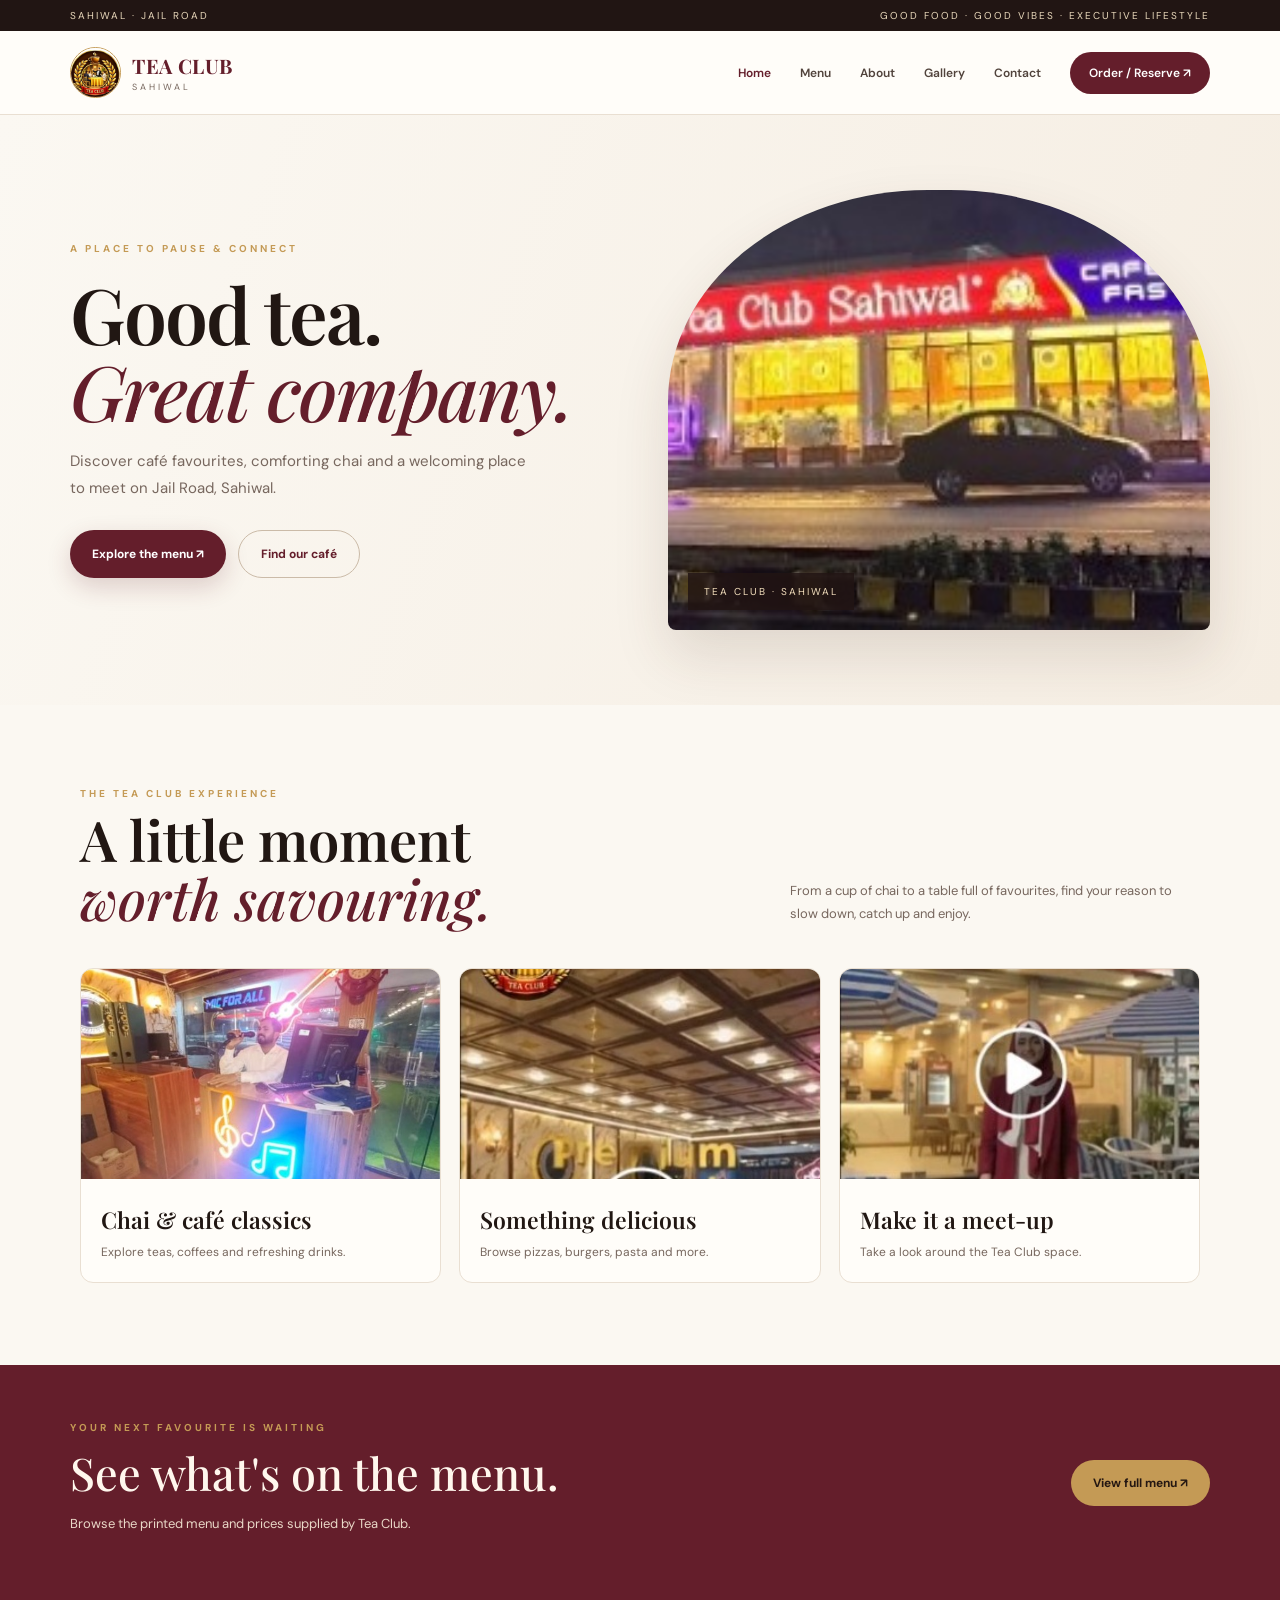
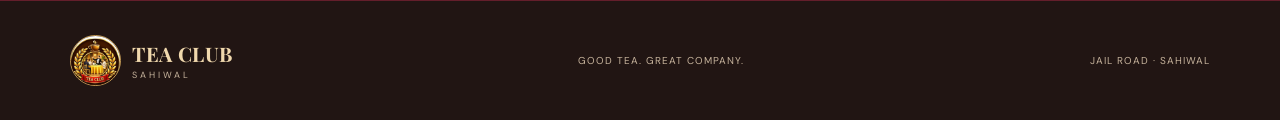
<file: index.html>
<!doctype html><html lang="en"><head><meta charset="utf-8"><meta name="viewport" content="width=device-width,initial-scale=1"><meta name="theme-color" content="#641e2b"><meta name="description" content="Tea Club Sahiwal — café, chai, food and good company on Jail Road."><title>Home | Tea Club Sahiwal</title><link rel="stylesheet" href="site.css"></head><body><div class="topbar"><span>SAHIWAL · JAIL ROAD</span><span>GOOD FOOD · GOOD VIBES · EXECUTIVE LIFESTYLE</span></div><header class="header"><a class="brand" href="index.html"><img src="assets/tea-club-logo.jpg" alt="Tea Club crest"><span><b>TEA CLUB</b><small>SAHIWAL</small></span></a><button class="hamb" aria-label="Toggle navigation" aria-expanded="false">☰</button><nav class="nav"><a class="active" href="index.html">Home</a><a class="" href="menu.html">Menu</a><a class="" href="about.html">About</a><a class="" href="gallery.html">Gallery</a><a class="" href="contact.html">Contact</a><a class="nav-button" href="contact.html">Order / Reserve ↗</a></nav></header><main><section class="hero"><div><div class="eyebrow">A PLACE TO PAUSE & CONNECT</div><h1>Good tea.<br><em>Great company.</em></h1><p>Discover café favourites, comforting chai and a welcoming place to meet on Jail Road, Sahiwal.</p><div class="actions"><a class="btn primary" href="menu.html">Explore the menu ↗</a><a class="btn outline" href="contact.html">Find our café</a></div></div><div class="hero-photo"><img src="assets/storefront.jpg" alt="Tea Club Sahiwal storefront"></div></section><section class="section wrap"><div class="section-head"><div><div class="eyebrow">THE TEA CLUB EXPERIENCE</div><h2>A little moment<br><em>worth savouring.</em></h2></div><p>From a cup of chai to a table full of favourites, find your reason to slow down, catch up and enjoy.</p></div><div class="cards"><a class="feature-card" href="menu.html"><img src="assets/cafe-interior.jpg" alt="Tea Club café interior"><div><h3>Chai & café classics</h3><p>Explore teas, coffees and refreshing drinks.</p></div></a><a class="feature-card" href="menu.html#fast-food"><img src="assets/premium-seating.jpg" alt="Tea Club seating"><div><h3>Something delicious</h3><p>Browse pizzas, burgers, pasta and more.</p></div></a><a class="feature-card" href="gallery.html"><img src="assets/outdoor-seating.jpg" alt="Tea Club outdoor seating"><div><h3>Make it a meet-up</h3><p>Take a look around the Tea Club space.</p></div></a></div></section><section class="band"><div><div class="eyebrow">YOUR NEXT FAVOURITE IS WAITING</div><h2>See what's on the menu.</h2><p>Browse the printed menu and prices supplied by Tea Club.</p></div><a class="btn" href="menu.html">View full menu ↗</a></section></main><footer class="footer"><a class="brand" href="index.html"><img src="assets/tea-club-logo.jpg" alt=""><span><b>TEA CLUB</b><small>SAHIWAL</small></span></a><span class="footer-note">GOOD TEA. GREAT COMPANY.</span><span class="footer-note">JAIL ROAD · SAHIWAL</span></footer><div class="mobile-cta"><a href="menu.html">Explore Menu</a><a href="https://wa.me/923001370792?text=Hi%20Tea%20Club%20Sahiwal%2C%20I%27d%20like%20to%20ask%20about%20ordering." target="_blank" rel="noopener">WhatsApp</a></div><script src="site.js"></script></body></html>
</file>
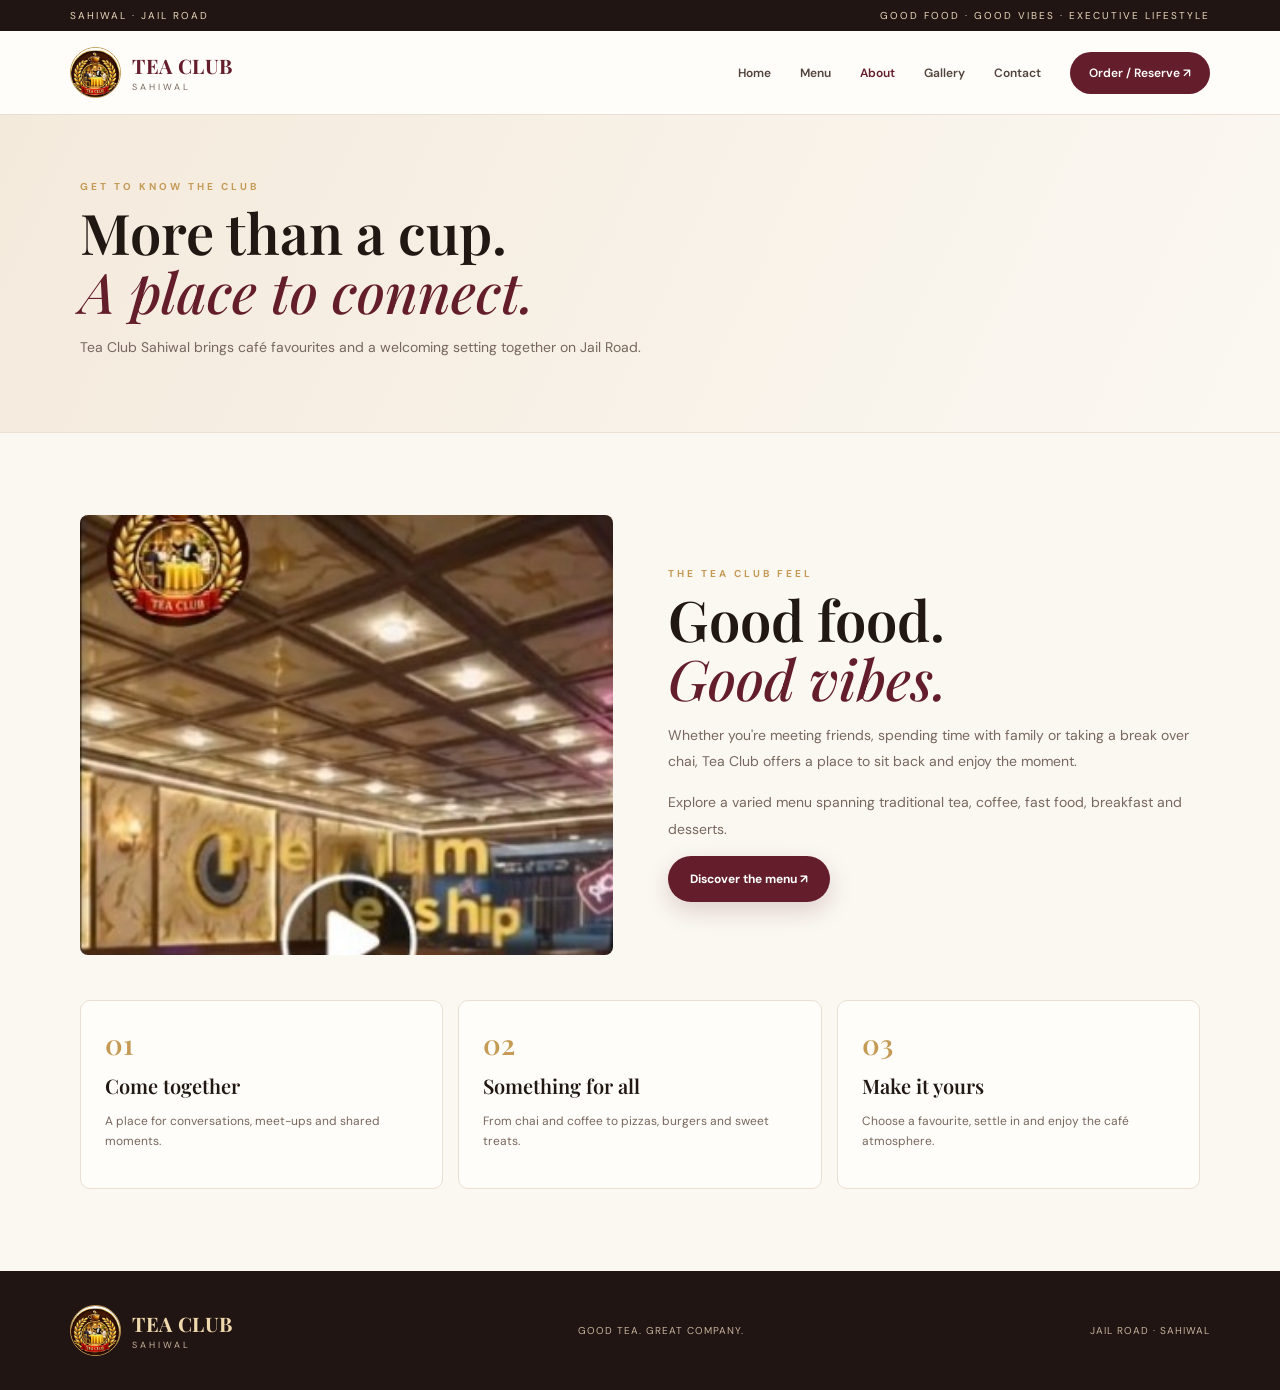
<file: about.html>
<!doctype html><html lang="en"><head><meta charset="utf-8"><meta name="viewport" content="width=device-width,initial-scale=1"><meta name="theme-color" content="#641e2b"><meta name="description" content="Tea Club Sahiwal — café, chai, food and good company on Jail Road."><title>About Us | Tea Club Sahiwal</title><link rel="stylesheet" href="site.css"></head><body><div class="topbar"><span>SAHIWAL · JAIL ROAD</span><span>GOOD FOOD · GOOD VIBES · EXECUTIVE LIFESTYLE</span></div><header class="header"><a class="brand" href="index.html"><img src="assets/tea-club-logo.jpg" alt="Tea Club crest"><span><b>TEA CLUB</b><small>SAHIWAL</small></span></a><button class="hamb" aria-label="Toggle navigation" aria-expanded="false">☰</button><nav class="nav"><a class="" href="index.html">Home</a><a class="" href="menu.html">Menu</a><a class="active" href="about.html">About</a><a class="" href="gallery.html">Gallery</a><a class="" href="contact.html">Contact</a><a class="nav-button" href="contact.html">Order / Reserve ↗</a></nav></header><main><section class="page-hero"><div class="wrap"><div class="eyebrow">GET TO KNOW THE CLUB</div><h1 class="page-title">More than a cup.<br><em>A place to connect.</em></h1><p>Tea Club Sahiwal brings café favourites and a welcoming setting together on Jail Road.</p></div></section><section class="section wrap"><div class="about-grid"><img src="assets/premium-seating.jpg" alt="Tea Club seating and interior"><div><div class="eyebrow">THE TEA CLUB FEEL</div><h2 class="page-title">Good food.<br><em>Good vibes.</em></h2><p>Whether you're meeting friends, spending time with family or taking a break over chai, Tea Club offers a place to sit back and enjoy the moment.</p><p>Explore a varied menu spanning traditional tea, coffee, fast food, breakfast and desserts.</p><a class="btn primary" href="menu.html">Discover the menu ↗</a></div></div><div class="values"><article class="value"><b>01</b><h3>Come together</h3><p>A place for conversations, meet-ups and shared moments.</p></article><article class="value"><b>02</b><h3>Something for all</h3><p>From chai and coffee to pizzas, burgers and sweet treats.</p></article><article class="value"><b>03</b><h3>Make it yours</h3><p>Choose a favourite, settle in and enjoy the café atmosphere.</p></article></div></section></main><footer class="footer"><a class="brand" href="index.html"><img src="assets/tea-club-logo.jpg" alt=""><span><b>TEA CLUB</b><small>SAHIWAL</small></span></a><span class="footer-note">GOOD TEA. GREAT COMPANY.</span><span class="footer-note">JAIL ROAD · SAHIWAL</span></footer><div class="mobile-cta"><a href="menu.html">Explore Menu</a><a href="https://wa.me/923001370792?text=Hi%20Tea%20Club%20Sahiwal%2C%20I%27d%20like%20to%20ask%20about%20ordering." target="_blank" rel="noopener">WhatsApp</a></div><script src="site.js"></script></body></html>
</file>
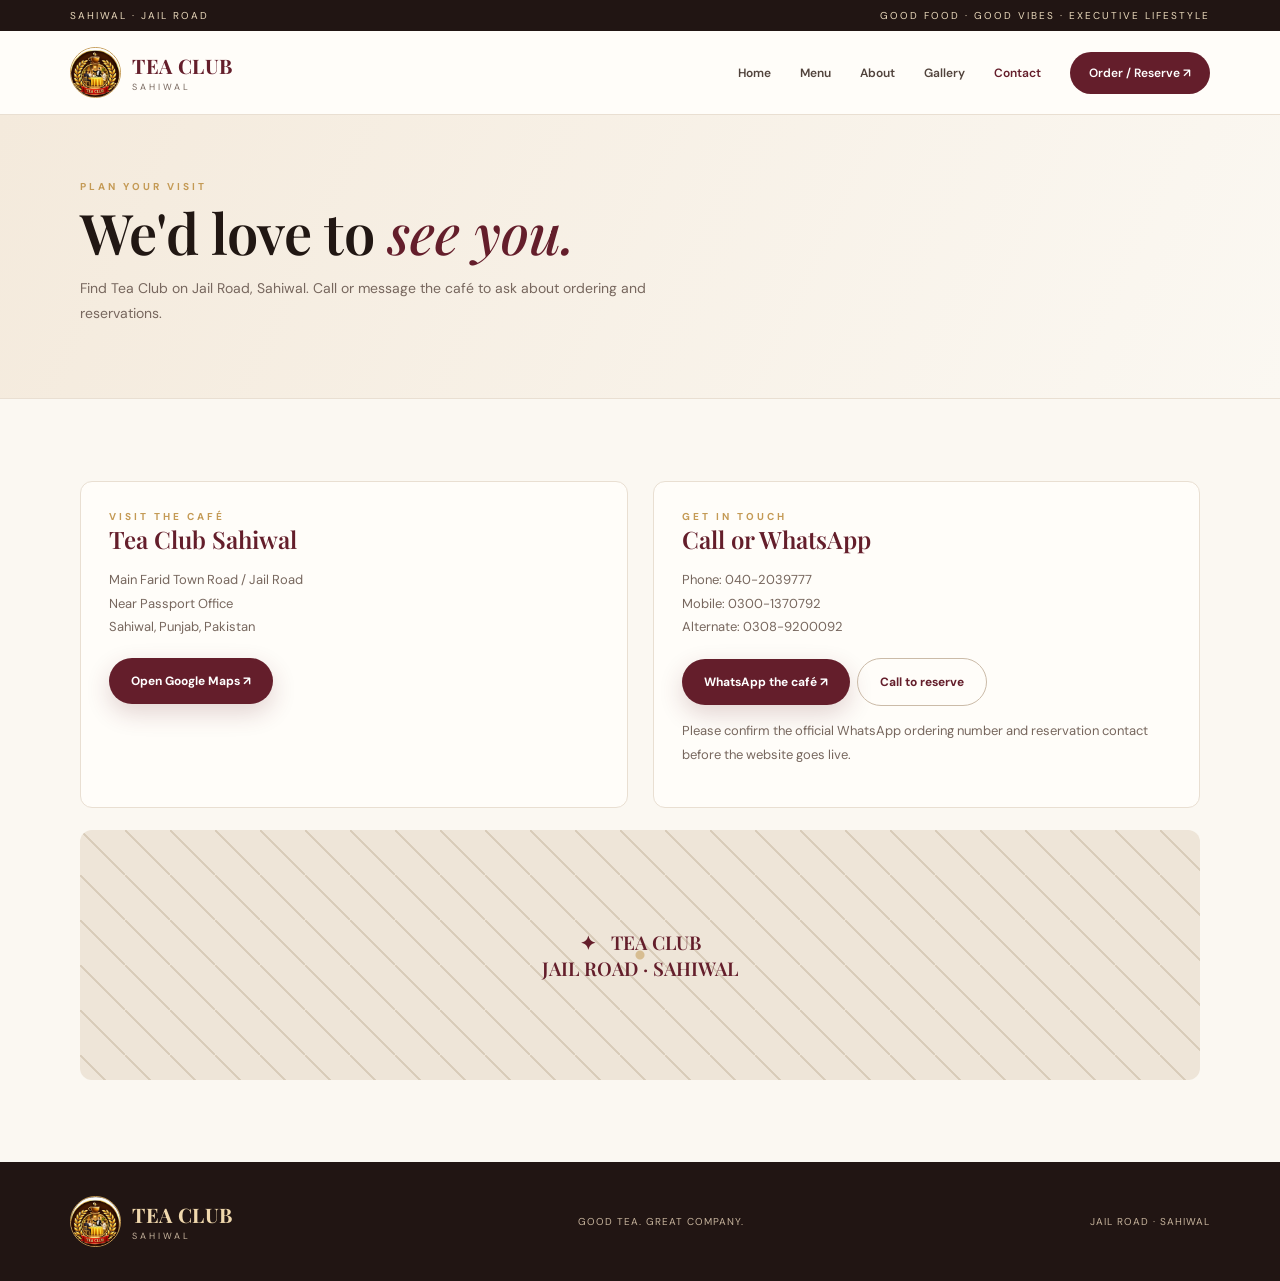
<file: contact.html>
<!doctype html><html lang="en"><head><meta charset="utf-8"><meta name="viewport" content="width=device-width,initial-scale=1"><meta name="theme-color" content="#641e2b"><meta name="description" content="Tea Club Sahiwal — café, chai, food and good company on Jail Road."><title>Contact & Reservations | Tea Club Sahiwal</title><link rel="stylesheet" href="site.css"></head><body><div class="topbar"><span>SAHIWAL · JAIL ROAD</span><span>GOOD FOOD · GOOD VIBES · EXECUTIVE LIFESTYLE</span></div><header class="header"><a class="brand" href="index.html"><img src="assets/tea-club-logo.jpg" alt="Tea Club crest"><span><b>TEA CLUB</b><small>SAHIWAL</small></span></a><button class="hamb" aria-label="Toggle navigation" aria-expanded="false">☰</button><nav class="nav"><a class="" href="index.html">Home</a><a class="" href="menu.html">Menu</a><a class="" href="about.html">About</a><a class="" href="gallery.html">Gallery</a><a class="active" href="contact.html">Contact</a><a class="nav-button" href="contact.html">Order / Reserve ↗</a></nav></header><main><section class="page-hero"><div class="wrap"><div class="eyebrow">PLAN YOUR VISIT</div><h1 class="page-title">We'd love to <em>see you.</em></h1><p>Find Tea Club on Jail Road, Sahiwal. Call or message the café to ask about ordering and reservations.</p></div></section><section class="section wrap"><div class="contact-grid"><article class="contact-card"><div class="eyebrow">VISIT THE CAFÉ</div><h3>Tea Club Sahiwal</h3><p>Main Farid Town Road / Jail Road<br>Near Passport Office<br>Sahiwal, Punjab, Pakistan</p><a class="btn primary" href="https://www.google.com/maps/search/?api=1&query=Tea+Club+Near+Passport+Office+Jail+Road+Sahiwal+Pakistan" target="_blank" rel="noopener">Open Google Maps ↗</a></article><article class="contact-card"><div class="eyebrow">GET IN TOUCH</div><h3>Call or WhatsApp</h3><p>Phone: 040-2039777<br>Mobile: 0300-1370792<br>Alternate: 0308-9200092</p><a class="btn primary" href="https://wa.me/923001370792?text=Hi%20Tea%20Club%20Sahiwal%2C%20I%27d%20like%20to%20ask%20about%20your%20menu%20and%20ordering." target="_blank" rel="noopener">WhatsApp the café ↗</a><a class="btn outline" href="tel:0402039777">Call to reserve</a><p class="tiny">Please confirm the official WhatsApp ordering number and reservation contact before the website goes live.</p></article></div><div style="margin-top:22px" class="map-placeholder">✦ &nbsp; TEA CLUB<br>JAIL ROAD · SAHIWAL</div></section></main><footer class="footer"><a class="brand" href="index.html"><img src="assets/tea-club-logo.jpg" alt=""><span><b>TEA CLUB</b><small>SAHIWAL</small></span></a><span class="footer-note">GOOD TEA. GREAT COMPANY.</span><span class="footer-note">JAIL ROAD · SAHIWAL</span></footer><div class="mobile-cta"><a href="menu.html">Explore Menu</a><a href="https://wa.me/923001370792?text=Hi%20Tea%20Club%20Sahiwal%2C%20I%27d%20like%20to%20ask%20about%20ordering." target="_blank" rel="noopener">WhatsApp</a></div><script src="site.js"></script></body></html>
</file>
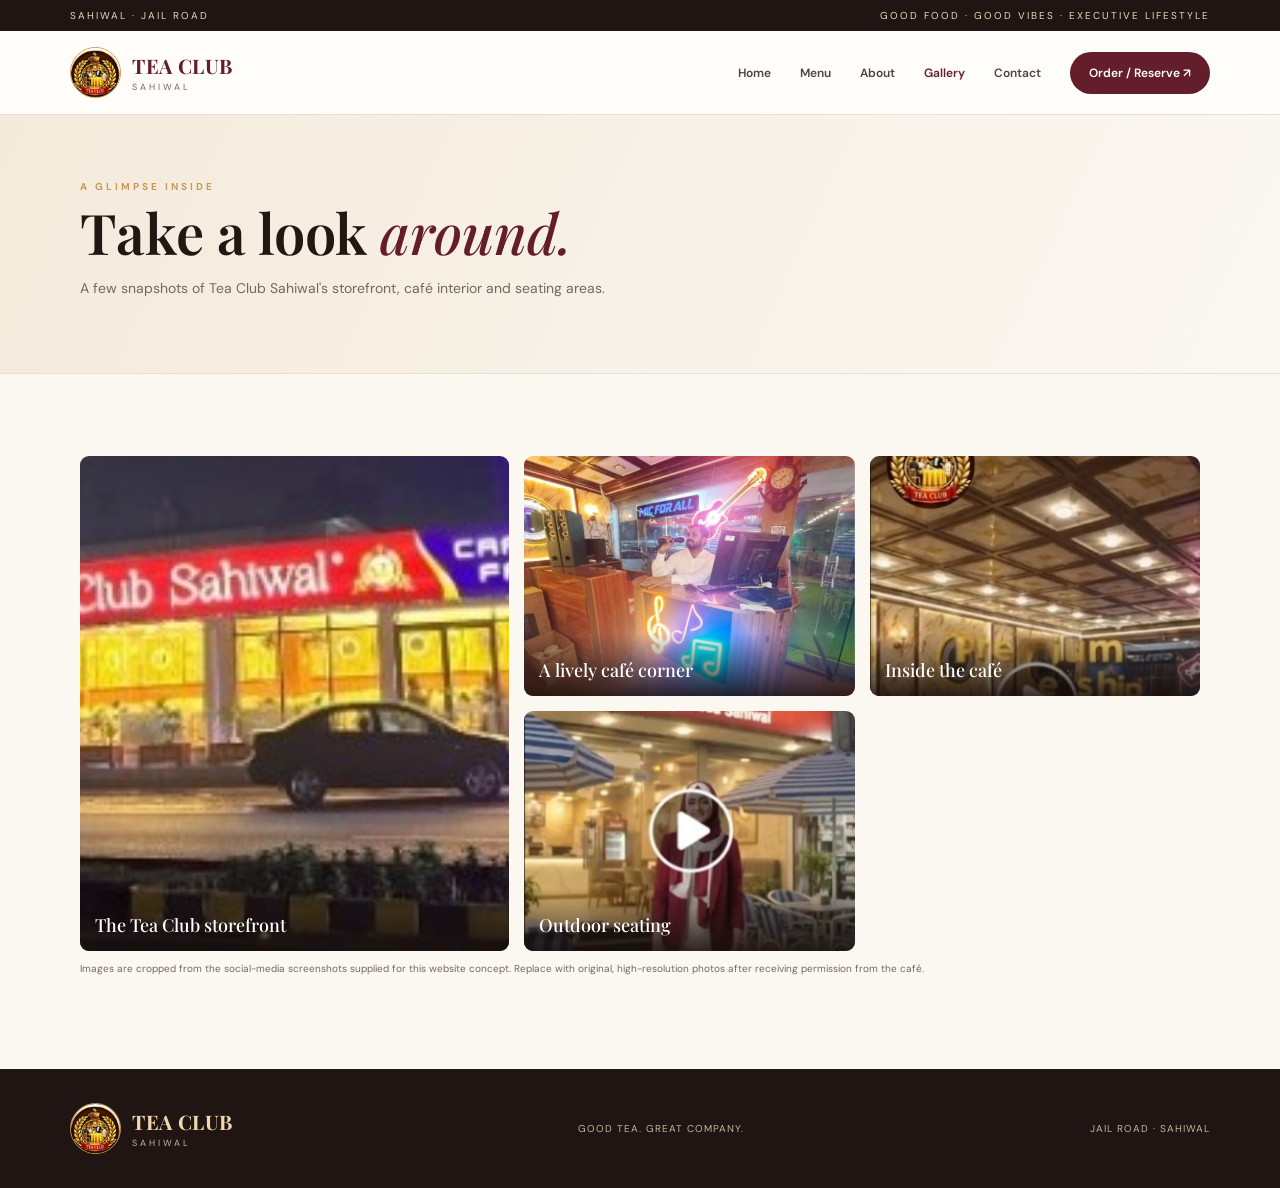
<file: gallery.html>
<!doctype html><html lang="en"><head><meta charset="utf-8"><meta name="viewport" content="width=device-width,initial-scale=1"><meta name="theme-color" content="#641e2b"><meta name="description" content="Tea Club Sahiwal — café, chai, food and good company on Jail Road."><title>Gallery | Tea Club Sahiwal</title><link rel="stylesheet" href="site.css"></head><body><div class="topbar"><span>SAHIWAL · JAIL ROAD</span><span>GOOD FOOD · GOOD VIBES · EXECUTIVE LIFESTYLE</span></div><header class="header"><a class="brand" href="index.html"><img src="assets/tea-club-logo.jpg" alt="Tea Club crest"><span><b>TEA CLUB</b><small>SAHIWAL</small></span></a><button class="hamb" aria-label="Toggle navigation" aria-expanded="false">☰</button><nav class="nav"><a class="" href="index.html">Home</a><a class="" href="menu.html">Menu</a><a class="" href="about.html">About</a><a class="active" href="gallery.html">Gallery</a><a class="" href="contact.html">Contact</a><a class="nav-button" href="contact.html">Order / Reserve ↗</a></nav></header><main><section class="page-hero"><div class="wrap"><div class="eyebrow">A GLIMPSE INSIDE</div><h1 class="page-title">Take a look <em>around.</em></h1><p>A few snapshots of Tea Club Sahiwal's storefront, café interior and seating areas.</p></div></section><section class="section wrap"><div class="gallery-grid"><figure><img src="assets/storefront.jpg" alt="Tea Club storefront at night"><figcaption>The Tea Club storefront</figcaption></figure><figure><img src="assets/cafe-interior.jpg" alt="Tea Club café counter"><figcaption>A lively café corner</figcaption></figure><figure><img src="assets/premium-seating.jpg" alt="Tea Club premium seating"><figcaption>Inside the café</figcaption></figure><figure><img src="assets/outdoor-seating.jpg" alt="Tea Club outdoor seating"><figcaption>Outdoor seating</figcaption></figure></div><p class="tiny">Images are cropped from the social-media screenshots supplied for this website concept. Replace with original, high-resolution photos after receiving permission from the café.</p></section></main><footer class="footer"><a class="brand" href="index.html"><img src="assets/tea-club-logo.jpg" alt=""><span><b>TEA CLUB</b><small>SAHIWAL</small></span></a><span class="footer-note">GOOD TEA. GREAT COMPANY.</span><span class="footer-note">JAIL ROAD · SAHIWAL</span></footer><div class="mobile-cta"><a href="menu.html">Explore Menu</a><a href="https://wa.me/923001370792?text=Hi%20Tea%20Club%20Sahiwal%2C%20I%27d%20like%20to%20ask%20about%20ordering." target="_blank" rel="noopener">WhatsApp</a></div><script src="site.js"></script></body></html>
</file>
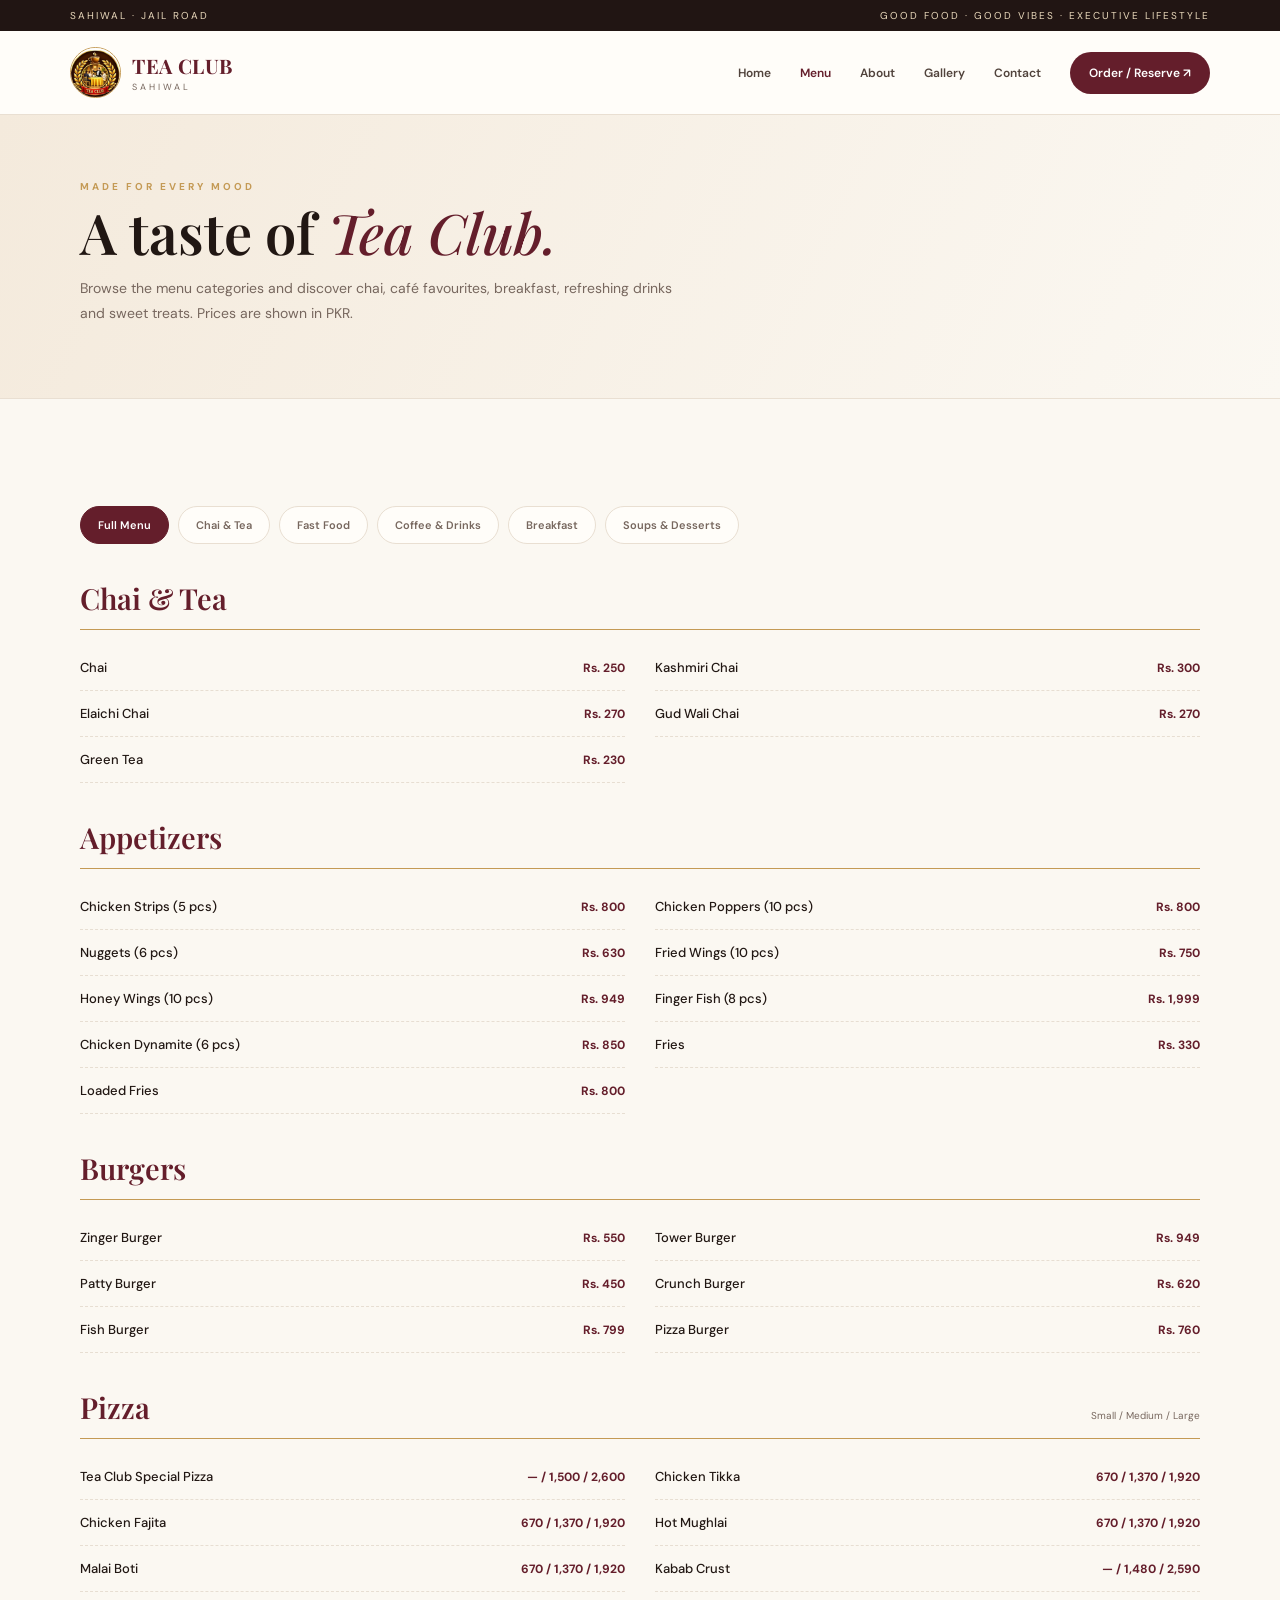
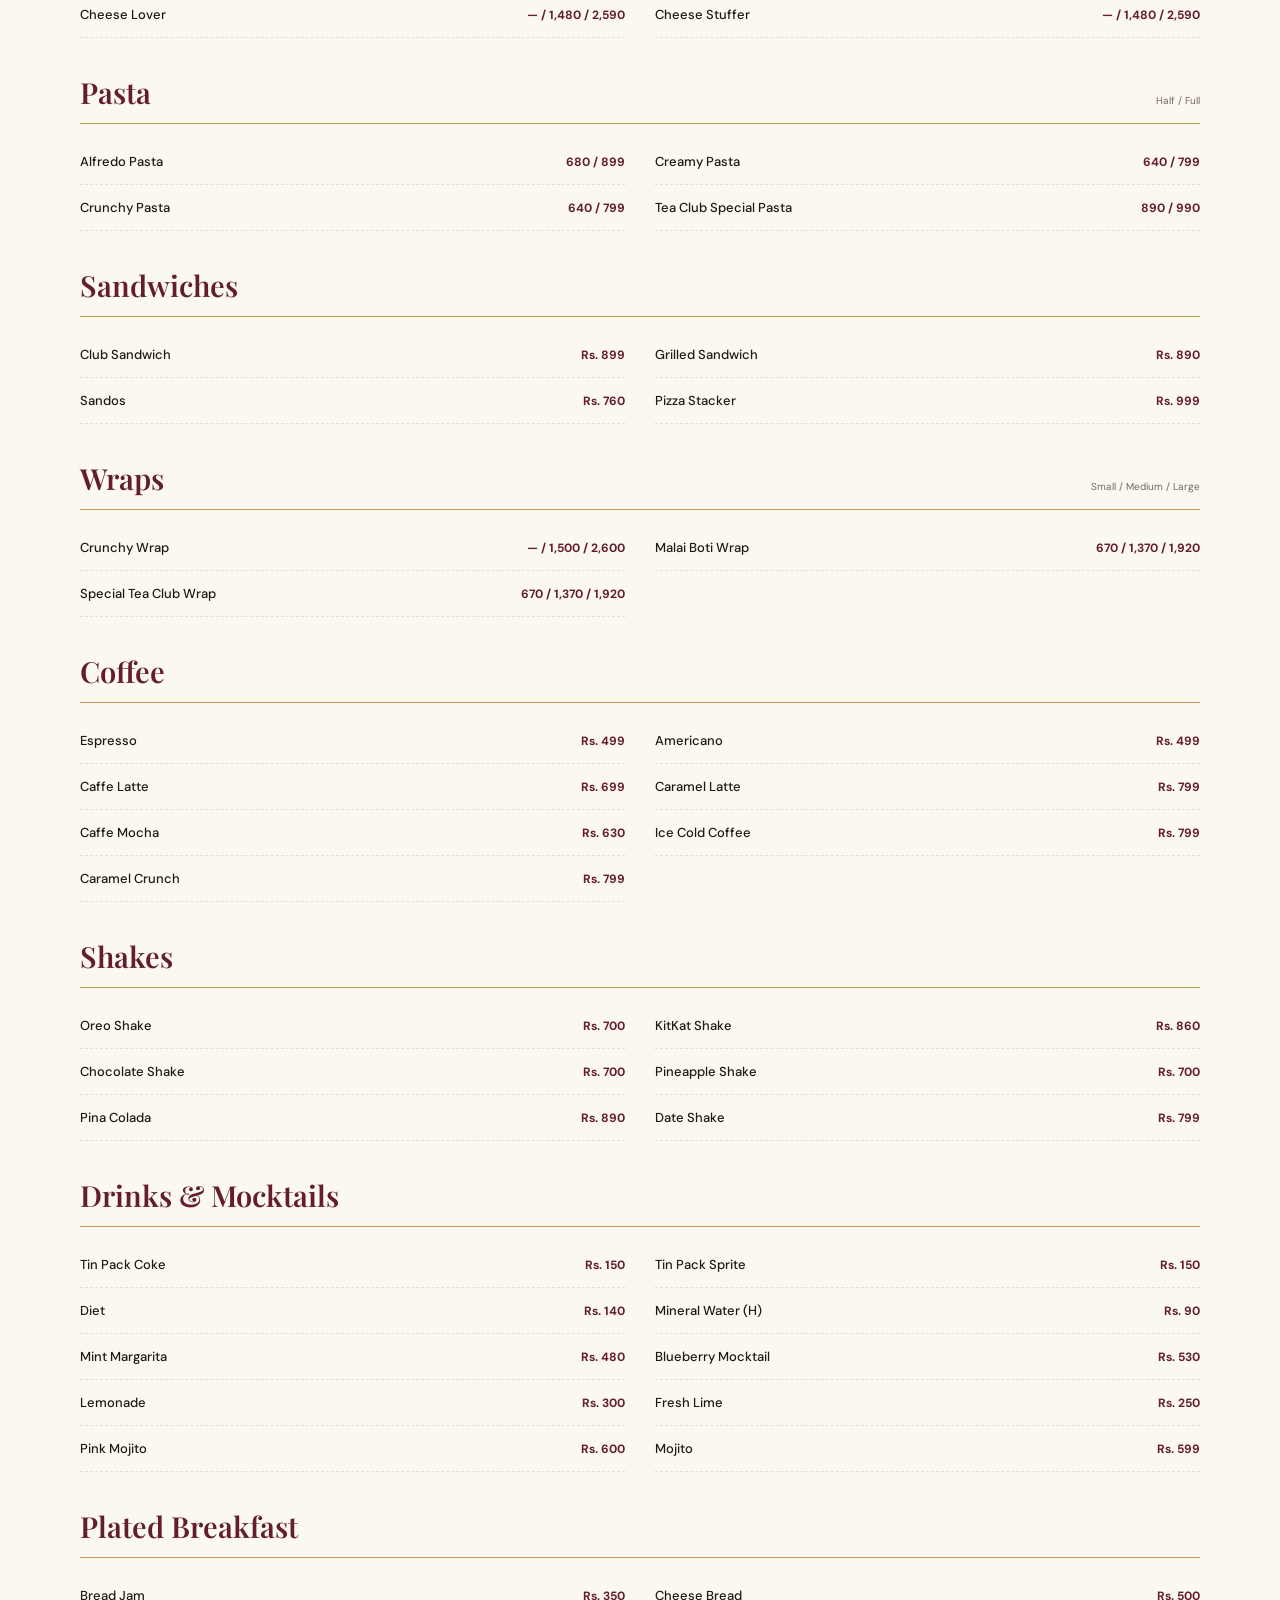
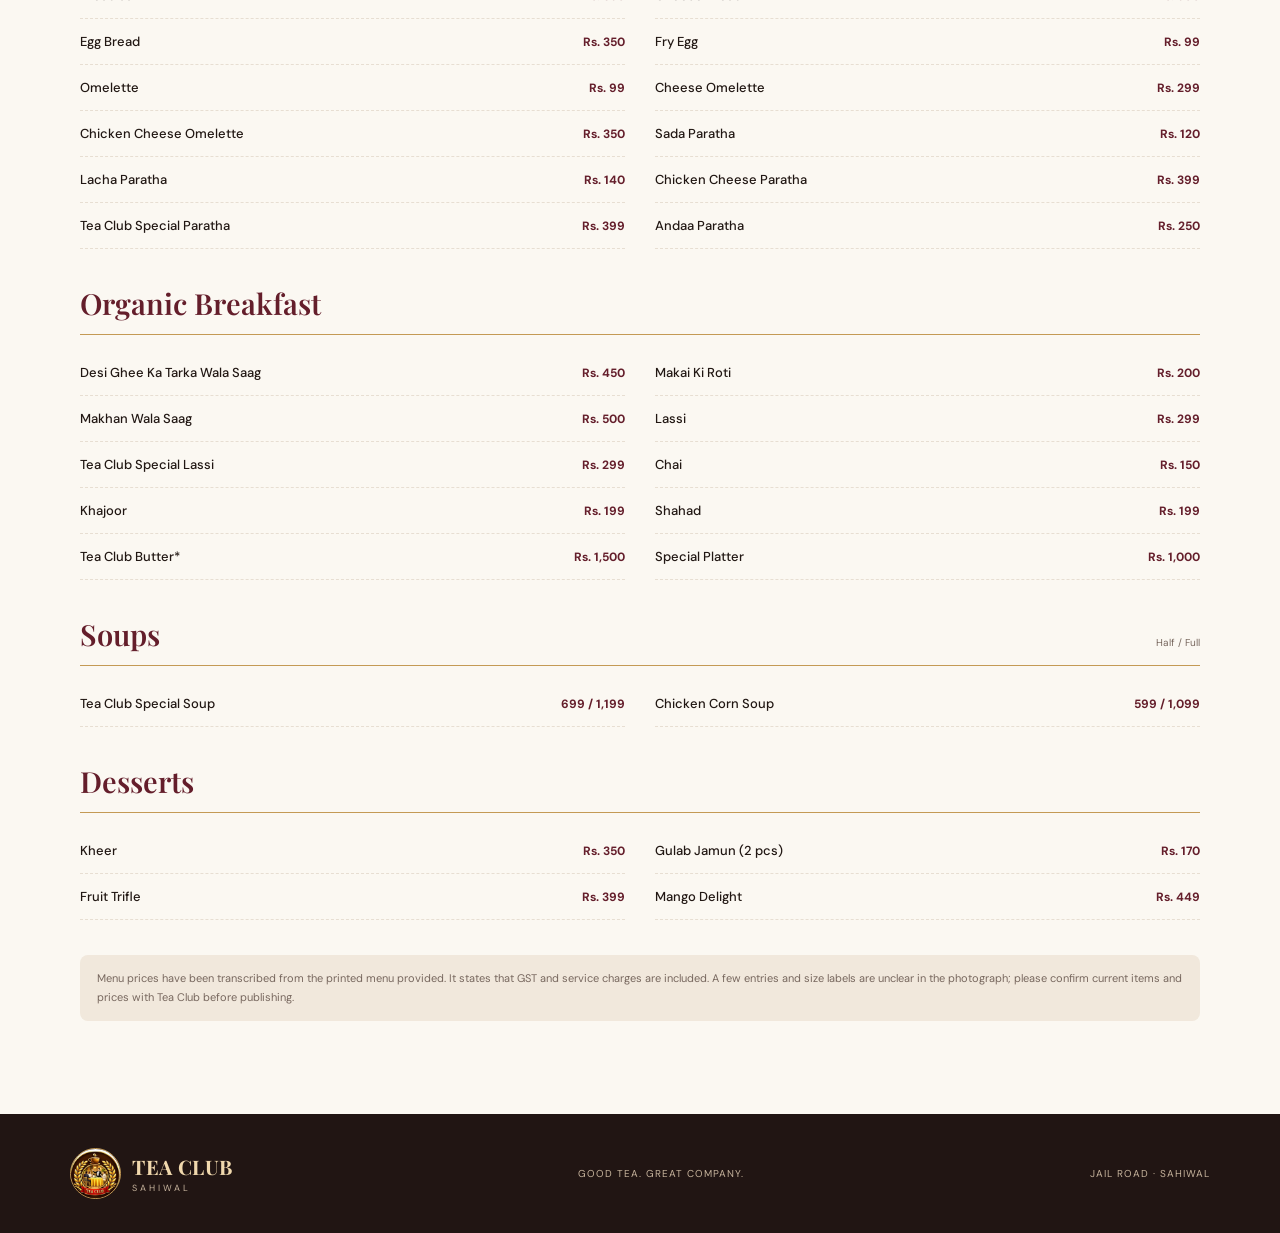
<file: menu.html>
<!doctype html><html lang="en"><head><meta charset="utf-8"><meta name="viewport" content="width=device-width,initial-scale=1"><meta name="theme-color" content="#641e2b"><meta name="description" content="Tea Club Sahiwal — café, chai, food and good company on Jail Road."><title>Menu | Tea Club Sahiwal</title><link rel="stylesheet" href="site.css"><script defer src="menu.js"></script></head><body><div class="topbar"><span>SAHIWAL · JAIL ROAD</span><span>GOOD FOOD · GOOD VIBES · EXECUTIVE LIFESTYLE</span></div><header class="header"><a class="brand" href="index.html"><img src="assets/tea-club-logo.jpg" alt="Tea Club crest"><span><b>TEA CLUB</b><small>SAHIWAL</small></span></a><button class="hamb" aria-label="Toggle navigation" aria-expanded="false">☰</button><nav class="nav"><a class="" href="index.html">Home</a><a class="active" href="menu.html">Menu</a><a class="" href="about.html">About</a><a class="" href="gallery.html">Gallery</a><a class="" href="contact.html">Contact</a><a class="nav-button" href="contact.html">Order / Reserve ↗</a></nav></header><main><section class="page-hero"><div class="wrap"><div class="eyebrow">MADE FOR EVERY MOOD</div><h1 class="page-title">A taste of <em>Tea Club.</em></h1><p>Browse the menu categories and discover chai, café favourites, breakfast, refreshing drinks and sweet treats. Prices are shown in PKR.</p></div></section><section class="section wrap"><div class="filters"><button class="filter selected" data-filter="all">Full Menu</button><button class="filter" data-filter="tea">Chai & Tea</button><button class="filter" data-filter="fastfood">Fast Food</button><button class="filter" data-filter="drinks">Coffee & Drinks</button><button class="filter" data-filter="breakfast">Breakfast</button><button class="filter" data-filter="more">Soups & Desserts</button></div><div id="menuCatalog"></div><p class="note">Menu prices have been transcribed from the printed menu provided. It states that GST and service charges are included. A few entries and size labels are unclear in the photograph; please confirm current items and prices with Tea Club before publishing.</p></section></main><footer class="footer"><a class="brand" href="index.html"><img src="assets/tea-club-logo.jpg" alt=""><span><b>TEA CLUB</b><small>SAHIWAL</small></span></a><span class="footer-note">GOOD TEA. GREAT COMPANY.</span><span class="footer-note">JAIL ROAD · SAHIWAL</span></footer><div class="mobile-cta"><a href="menu.html">Explore Menu</a><a href="https://wa.me/923001370792?text=Hi%20Tea%20Club%20Sahiwal%2C%20I%27d%20like%20to%20ask%20about%20ordering." target="_blank" rel="noopener">WhatsApp</a></div><script src="site.js"></script></body></html>
</file>
<file: site.css>
@import url('https://fonts.googleapis.com/css2?family=DM+Sans:wght@400;500;600;700&family=Playfair+Display:ital,wght@0,500;0,600;0,700;1,500;1,600&display=swap');
:root{--ink:#211713;--muted:#77675e;--wine:#641e2b;--wine2:#842f3d;--gold:#c49a55;--cream:#fbf8f2;--paper:#fffdf9;--line:#e9dfd2;--dark:#211513}*{box-sizing:border-box}html{scroll-behavior:smooth}body{margin:0;background:var(--cream);color:var(--ink);font-family:'DM Sans',sans-serif}a{color:inherit;text-decoration:none}.topbar{background:var(--dark);color:#e9d8bb;padding:9px 5.5%;display:flex;justify-content:space-between;font-size:10px;letter-spacing:2px;text-transform:uppercase}.header{height:84px;padding:0 5.5%;display:flex;align-items:center;justify-content:space-between;background:rgba(255,253,249,.96);border-bottom:1px solid var(--line);position:sticky;top:0;z-index:20;backdrop-filter:blur(12px)}.brand{display:flex;align-items:center;gap:11px}.brand img{width:51px;height:51px;border-radius:50%;object-fit:cover;border:1px solid var(--gold)}.brand b{display:block;font-family:'Playfair Display',serif;font-size:20px;color:var(--wine);letter-spacing:.4px}.brand small{display:block;font-size:9px;letter-spacing:3px;color:var(--muted);margin-top:2px}.nav{display:flex;align-items:center;gap:29px;font-size:12px;font-weight:600;color:#51433c}.nav a{padding:10px 0}.nav a.active,.nav a:hover{color:var(--wine)}.nav .nav-button{background:var(--wine);color:white;padding:13px 19px;border-radius:30px}.nav .nav-button:hover{background:var(--wine2);color:white}.hamb{display:none;border:0;background:none;font-size:25px;color:var(--wine)}.wrap{width:min(1120px,89%);margin:auto}.eyebrow{font-size:10px;letter-spacing:3px;text-transform:uppercase;color:var(--gold);font-weight:700}.serif{font-family:'Playfair Display',serif}.serif em{color:var(--wine);font-weight:500}.hero{min-height:590px;display:grid;grid-template-columns:1fr 1fr;align-items:center;gap:5%;padding:70px 5.5%;background:linear-gradient(110deg,#fbf8f2 0%,#f5ede2 100%)}.hero h1{font:600 clamp(48px,6vw,78px)/.99 'Playfair Display',serif;letter-spacing:-2px;margin:20px 0}.hero h1 em{color:var(--wine);font-weight:500}.hero p{max-width:470px;color:var(--muted);line-height:1.8;font-size:15px}.actions{display:flex;gap:12px;flex-wrap:wrap;margin-top:28px}.btn{display:inline-flex;align-items:center;justify-content:center;padding:15px 22px;border-radius:30px;font-size:12px;font-weight:700;transition:.2s}.btn.primary{background:var(--wine);color:white;box-shadow:0 9px 24px #641e2b30}.btn.primary:hover{transform:translateY(-2px);background:var(--wine2)}.btn.outline{border:1px solid #cbbba8;color:var(--wine)}.hero-photo{height:440px;border-radius:48% 48% 8px 8px;overflow:hidden;box-shadow:0 25px 55px #4d2a1e22;position:relative}.hero-photo img{width:100%;height:100%;object-fit:cover}.hero-photo:after{content:'TEA CLUB · SAHIWAL';position:absolute;bottom:20px;left:20px;background:#211513d9;color:#f3dfbd;padding:12px 16px;font-size:10px;letter-spacing:2px}.section{padding:82px 0}.section-head{display:flex;justify-content:space-between;align-items:end;gap:25px;margin-bottom:30px}.section-head h2,.page-title{font:600 clamp(36px,4.5vw,56px)/1.05 'Playfair Display',serif;margin:10px 0;color:var(--ink)}.section-head h2 em,.page-title em{color:var(--wine);font-weight:500}.section-head p{max-width:410px;color:var(--muted);line-height:1.7;font-size:13px}.cards{display:grid;grid-template-columns:repeat(3,1fr);gap:18px}.feature-card{background:var(--paper);border:1px solid var(--line);border-radius:13px;overflow:hidden;transition:.25s}.feature-card:hover{transform:translateY(-5px);box-shadow:0 15px 35px #3b211512}.feature-card img{width:100%;height:210px;object-fit:cover}.feature-card div{padding:20px}.feature-card h3{font:600 23px 'Playfair Display',serif;margin:0 0 7px}.feature-card p{font-size:12px;color:var(--muted);line-height:1.7;margin:0}.band{background:var(--wine);color:#fff7ed;padding:56px 5.5%;display:flex;justify-content:space-between;align-items:center;gap:20px}.band h2{font:500 clamp(30px,4vw,45px) 'Playfair Display',serif;margin:8px 0}.band p{color:#e9d7c7;font-size:13px}.band .btn{background:var(--gold);color:#241712}.page-hero{background:linear-gradient(115deg,#f4eadc,#fbf8f2);padding:65px 0 58px;border-bottom:1px solid var(--line)}.page-hero p{color:var(--muted);max-width:620px;line-height:1.8;font-size:14px}.filters{display:flex;gap:9px;flex-wrap:wrap;margin:25px 0 35px}.filter{border:1px solid var(--line);background:var(--paper);padding:11px 17px;border-radius:24px;color:var(--muted);font:600 11px 'DM Sans';cursor:pointer}.filter.selected,.filter:hover{background:var(--wine);color:white;border-color:var(--wine)}.menu-group{margin:35px 0}.menu-group-head{display:flex;justify-content:space-between;align-items:baseline;border-bottom:1px solid var(--gold);padding-bottom:12px;margin-bottom:15px}.menu-group-head h2{font:600 29px 'Playfair Display',serif;margin:0;color:var(--wine)}.menu-group-head span{font-size:10px;color:var(--muted)}.items-grid{display:grid;grid-template-columns:repeat(2,1fr);gap:0 30px}.menu-item{display:flex;align-items:baseline;justify-content:space-between;gap:15px;padding:14px 0;border-bottom:1px dashed #e7ded2}.menu-item h3{font-size:13px;font-weight:500;margin:0}.menu-item strong{font-size:12px;color:var(--wine);white-space:nowrap}.note{color:var(--muted);font-size:11px;line-height:1.7;background:#f1e8dc;padding:14px 17px;border-radius:8px}.about-grid{display:grid;grid-template-columns:1fr 1fr;gap:55px;align-items:center}.about-grid img{width:100%;height:440px;object-fit:cover;border-radius:8px}.about-grid p{color:var(--muted);line-height:1.9;font-size:14px}.values{display:grid;grid-template-columns:repeat(3,1fr);gap:15px;margin-top:45px}.value{background:var(--paper);border:1px solid var(--line);padding:24px;border-radius:10px}.value b{color:var(--gold);font:600 28px 'Playfair Display'}.value h3{font:600 20px 'Playfair Display';margin:10px 0}.value p{font-size:12px;color:var(--muted);line-height:1.7}.gallery-grid{display:grid;grid-template-columns:1.3fr 1fr 1fr;grid-auto-rows:240px;gap:15px}.gallery-grid figure{margin:0;position:relative;overflow:hidden;border-radius:9px;background:#ddd}.gallery-grid figure:first-child{grid-row:span 2}.gallery-grid img{width:100%;height:100%;object-fit:cover;transition:.4s}.gallery-grid figure:hover img{transform:scale(1.04)}.gallery-grid figcaption{position:absolute;bottom:0;left:0;right:0;padding:25px 15px 14px;color:white;background:linear-gradient(transparent,#160d0bd9);font:500 18px 'Playfair Display'}.contact-grid{display:grid;grid-template-columns:1fr 1fr;gap:25px}.contact-card{background:var(--paper);border:1px solid var(--line);border-radius:12px;padding:28px}.contact-card h3{font:600 24px 'Playfair Display';color:var(--wine);margin:0 0 12px}.contact-card p{color:var(--muted);font-size:13px;line-height:1.8}.contact-card .btn{margin:7px 7px 0 0}.map-placeholder{min-height:250px;border-radius:12px;background:radial-gradient(circle at 50% 50%,#d7bd91 0 4px,transparent 5px),linear-gradient(45deg,transparent 48%,#d8cbb8 49% 51%,transparent 52%),#eee5d8;background-size:auto,45px 45px,auto;display:flex;align-items:center;justify-content:center;text-align:center;color:var(--wine);font:600 19px 'Playfair Display';padding:20px}.footer{background:var(--dark);color:#e9d8bb;padding:34px 5.5%;display:flex;justify-content:space-between;align-items:center;gap:20px;flex-wrap:wrap}.footer .brand b{color:#f0d8ad}.footer .brand small,.footer-note{color:#c6b39c}.footer-note{font-size:10px;letter-spacing:1px}.tiny{font-size:10px;color:var(--muted);line-height:1.6}.mobile-cta{display:none}
@media(max-width:760px){.topbar{font-size:8px;padding:8px 5%}.header{height:72px;padding:0 5%}.brand img{width:44px;height:44px}.brand b{font-size:17px}.hamb{display:block}.nav{display:none;position:absolute;top:71px;left:0;right:0;background:var(--paper);padding:15px 6% 22px;box-shadow:0 15px 20px #0001;flex-direction:column;align-items:stretch;gap:4px}.nav.open{display:flex}.nav a{padding:12px 0}.nav .nav-button{text-align:center}.hero{grid-template-columns:1fr;padding:48px 6%;gap:28px}.hero h1{font-size:53px}.hero-photo{height:330px;grid-row:1}.section{padding:58px 0}.section-head{display:block}.cards{grid-template-columns:1fr}.feature-card img{height:220px}.band{display:block;padding:42px 6%}.band .btn{margin-top:10px}.page-hero{padding:48px 0}.items-grid{grid-template-columns:1fr}.about-grid,.contact-grid{grid-template-columns:1fr;gap:25px}.about-grid img{height:300px}.values{grid-template-columns:1fr}.gallery-grid{grid-template-columns:1fr 1fr;grid-auto-rows:170px}.gallery-grid figure:first-child{grid-row:span 2}.footer{padding:30px 6%;display:grid;grid-template-columns:1fr 1fr}.footer-note{grid-column:1/-1}.mobile-cta{display:flex;position:fixed;bottom:12px;left:4%;right:4%;z-index:15;gap:8px;padding:7px;background:#211513ed;border:1px solid #c49a5570;border-radius:35px;box-shadow:0 8px 30px #0003}.mobile-cta a{flex:1;text-align:center;padding:12px 8px;border-radius:25px;color:white;font-size:11px;font-weight:700}.mobile-cta a:first-child{background:var(--gold);color:#211513}.tiny.bottom-space{padding-bottom:70px}}
</file>
